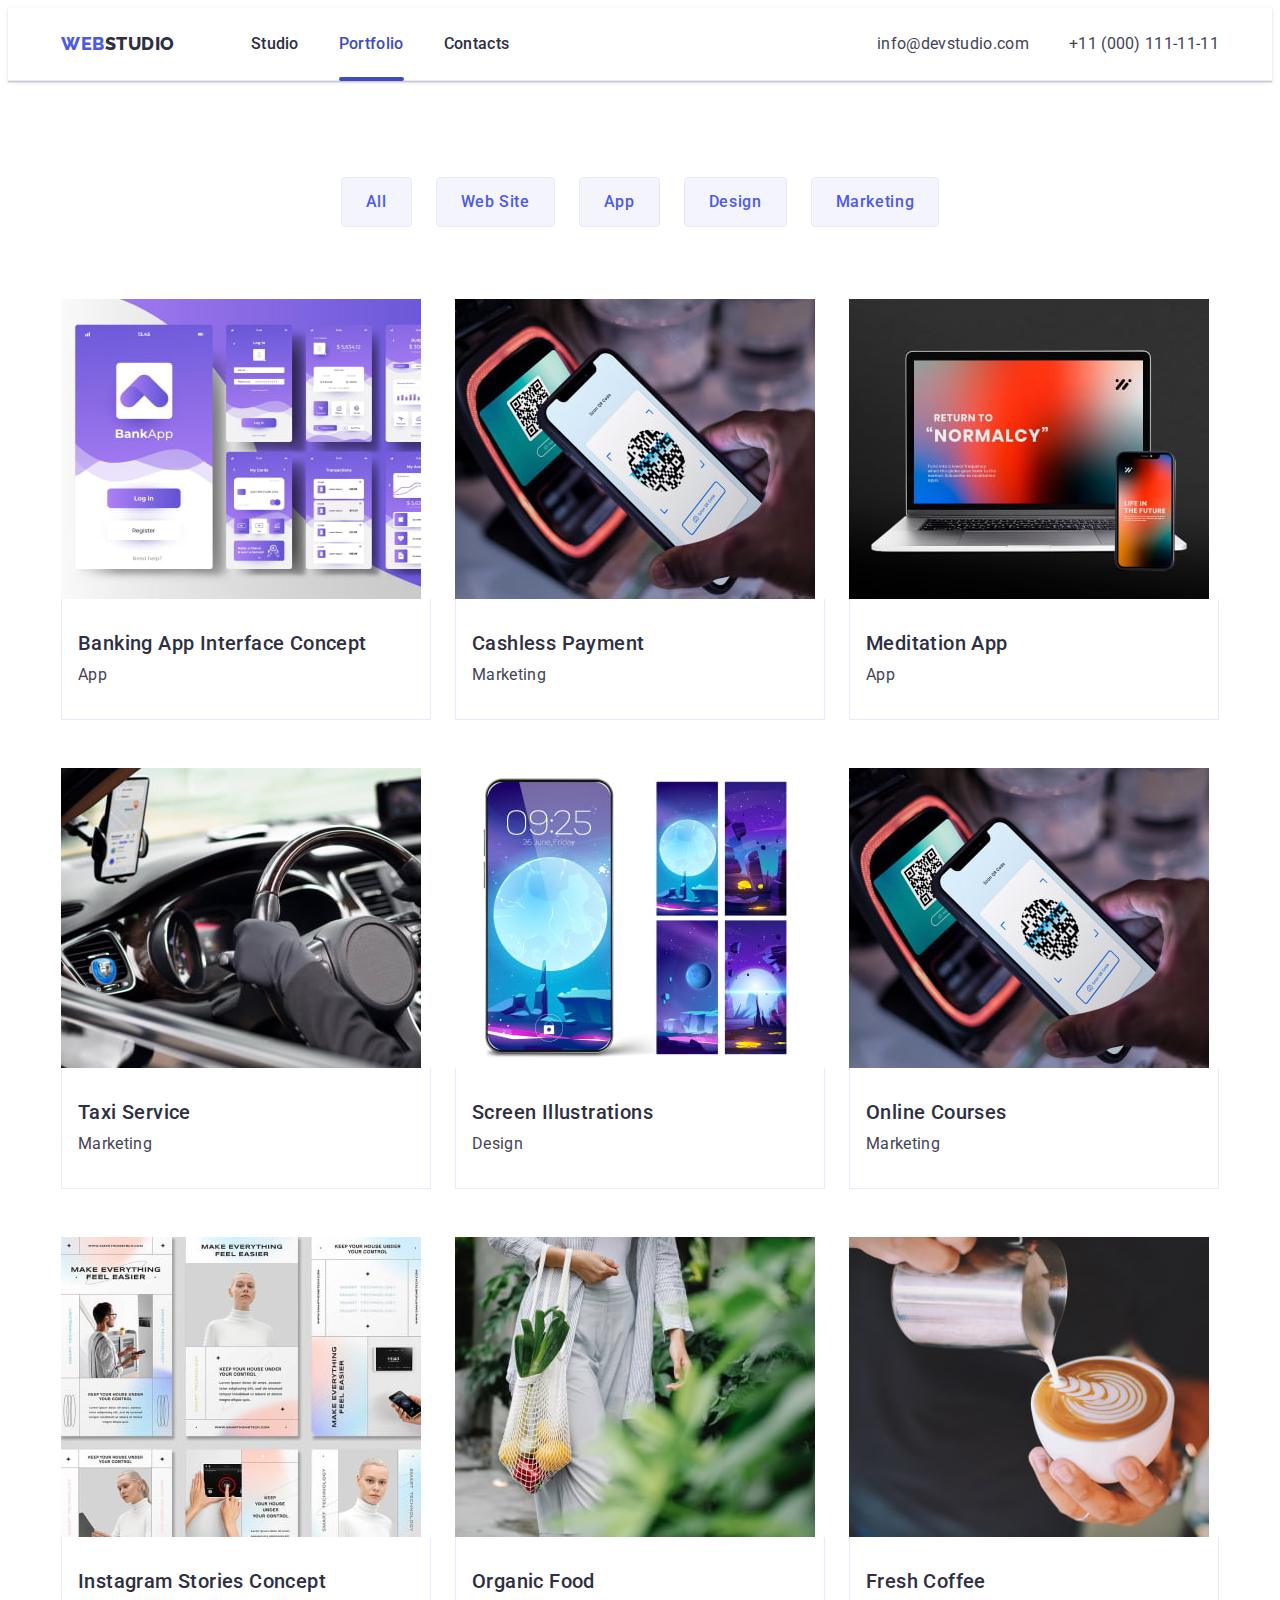
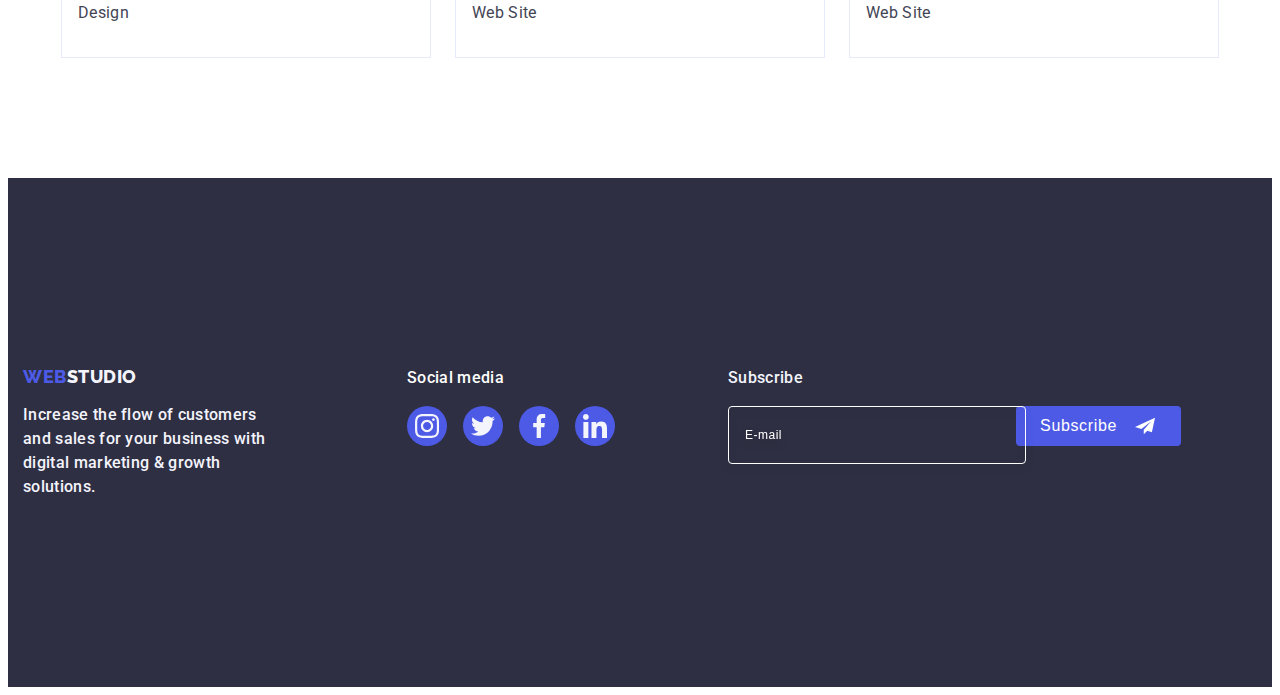
<file: portfolio.html>
<!DOCTYPE html>
<html lang="en">
  <head>
    <meta charset="UTF-8" />
    <meta http-equiv="X-UA-Compatible" content="IE=edge" />
    <meta name="viewport" content="width=device-width, initial-scale=1.0" />

    <!-- google fonts -->
    <link rel="preconnect" href="https://fonts.googleapis.com" />
    <link rel="preconnect" href="https://fonts.gstatic.com" crossorigin />
    <!-- modern-normalize -->
    <link
      rel="stylesheet"
      href="https://cdnjs.cloudflare.com/ajax/libs/modern-normalize/1.1.0/modern-normalize.min.css"
      integrity="sha512-wpPYUAdjBVSE4KJnH1VR1HeZfpl1ub8YT/NKx4PuQ5NmX2tKuGu6U/JRp5y+Y8XG2tV+wKQpNHVUX03MfMFn9Q=="
      crossorigin="anonymous"
      referrerpolicy="no-referrer"
    />
    <link
      href="https://fonts.googleapis.com/css2?family=Raleway:wght@800&family=Roboto:wght@400;500;700;900&display=swap"
      rel="stylesheet"
    />

    <link rel="stylesheet" href="./css/styles.css" />
    <title>Portfolio</title>
  </head>
  <body>
    <!-- SECTION HEDER -->
    <header class="header-page">
      <div class="container site-nav">
        <nav class="header-nav">
          <!-- logo -->
          <a class="header-nav-logo logo link" href="./index.html"
            >Web<span class="header-logo-studio logo">Studio</span></a
          >
          <ul class="header-nav-menu list">
            <!--nav menu -->
            <li class="nav-menu">
              <a class="header-nav-link link" href="./index.html">Studio</a>
            </li>
            <li class="nav-menu">
              <a class="header-nav-link active link" href="./portfolio.html"
                >Portfolio</a
              >
            </li>
            <li class="nav-menu">
              <a class="header-nav-link link" href="">Contacts</a>
            </li>
          </ul>
        </nav>
        <!-- contacts -->
        <address class="header-contacts">
          <ul class="header-list list">
            <li class="header-contacts-list">
              <a
                class="header-contact-link link"
                href="mailto:info@devstudio.com"
                >info@devstudio.com</a
              >
            </li>
            <li class="header-contacts-list">
              <a class="header-contact-link link" href="tel:+110001111111"
                >+11 (000) 111-11-11</a
              >
            </li>
          </ul>
        </address>
      </div>
    </header>

    <!-- SECTION MAIN -->

    <main>
      <section class="main-section">
        <div class="main-conteiner container">
          <h1 hidden>Our features</h1>

          <!-- buttons menu -->
          <ul class="section-btn list">
            <li>
              <button class="portfolio-btm" type="button">All</button>
            </li>
            <li>
              <button class="portfolio-btm" type="button">Web Site</button>
            </li>
            <li>
              <button class="portfolio-btm" type="button">App</button>
            </li>
            <li>
              <button class="portfolio-btm" type="button">Design</button>
            </li>
            <li>
              <button class="portfolio-btm" type="button">Marketing</button>
            </li>
          </ul>
          <!-- row-1 -->
          <ul class="main-list list">
            <li class="item-list">
              <a class="item-link link" href="">
                <div class="item-thumb">
                  <img
                    src="./images/portfolio/row-1/img-1.jpg"
                    alt="photo1-row-1"
                    width="360"
                    height="300"
                  />
                  <p class="overlay-text">
                    14 Stylish and User-Friendly App Design Concepts · Task
                    Manager App · Calorie Tracker App · Exotic Fruit Ecommerce
                    App · Cloud Storage App
                  </p>
                </div>
                <div class="text-list">
                  <h2 class="section-subtitle">
                    Banking App Interface Concept
                  </h2>
                  <p class="section-text">App</p>
                </div>
              </a>
            </li>
            <li class="item-list">
              <a class="item-link link" href="">
                <div class="item-thumb">
                  <img
                    src="./images/portfolio/row-1/img-2.jpg"
                    alt="photo2-row-1"
                    width="360"
                    height="300"
                  />
                  <p class="overlay-text">
                    14 Stylish and User-Friendly App Design Concepts · Task
                    Manager App · Calorie Tracker App · Exotic Fruit Ecommerce
                    App · Cloud Storage App
                  </p>
                </div>
                <div class="text-list">
                  <h2 class="section-subtitle">Cashless Payment</h2>
                  <p class="section-text">Marketing</p>
                </div>
              </a>
            </li>
            <li class="item-list">
              <a class="item-link link" href="">
                <div class="item-thumb">
                  <img
                    src="./images/portfolio/row-1/img-3.jpg"
                    alt="photo3-row-1"
                    width="360"
                    height="300"
                  />
                  <p class="overlay-text">
                    14 Stylish and User-Friendly App Design Concepts · Task
                    Manager App · Calorie Tracker App · Exotic Fruit Ecommerce
                    App · Cloud Storage App
                  </p>
                </div>
                <div class="text-list">
                  <h2 class="section-subtitle">Meditation App</h2>
                  <p class="section-text">App</p>
                </div>
              </a>
            </li>

            <!-- row-2 -->

            <li class="item-list">
              <a class="item-link link" href="">
                <div class="item-thumb">
                  <img
                    src="./images/portfolio/row-2/img-1.jpg"
                    alt="photo1-row-2"
                    width="360"
                    height="300"
                  />
                  <p class="overlay-text">
                    14 Stylish and User-Friendly App Design Concepts · Task
                    Manager App · Calorie Tracker App · Exotic Fruit Ecommerce
                    App · Cloud Storage App
                  </p>
                </div>
                <div class="text-list">
                  <h2 class="section-subtitle">Taxi Service</h2>
                  <p class="section-text">Marketing</p>
                </div>
              </a>
            </li>
            <li class="item-list">
              <a class="item-link link" href="">
                <div class="item-thumb">
                  <img
                    src="./images/portfolio/row-2/img-2.jpg"
                    alt="photo2-row-2"
                    width="360"
                    height="300"
                  />
                  <p class="overlay-text">
                    14 Stylish and User-Friendly App Design Concepts · Task
                    Manager App · Calorie Tracker App · Exotic Fruit Ecommerce
                    App · Cloud Storage App
                  </p>
                </div>
                <div class="text-list">
                  <h2 class="section-subtitle">Screen Illustrations</h2>
                  <p class="section-text">Design</p>
                </div>
              </a>
            </li>
            <li class="item-list">
              <a class="item-link link" href="">
                <div class="item-thumb">
                  <img
                    src="./images/portfolio/row-1/img-2.jpg"
                    alt="photo2-row-1"
                    width="360"
                    height="300"
                  />
                  <p class="overlay-text">
                    14 Stylish and User-Friendly App Design Concepts · Task
                    Manager App · Calorie Tracker App · Exotic Fruit Ecommerce
                    App · Cloud Storage App
                  </p>
                </div>
                <div class="text-list">
                  <h2 class="section-subtitle">Online Courses</h2>
                  <p class="section-text">Marketing</p>
                </div>
              </a>
            </li>

            <!-- row-3 -->

            <li class="item-list">
              <a class="item-link link" href="">
                <div class="item-thumb">
                  <img
                    src="./images/portfolio/row-3/img-1.jpg"
                    alt="photo1-row-3"
                    width="360"
                    height="300"
                  />
                  <p class="overlay-text">
                    14 Stylish and User-Friendly App Design Concepts · Task
                    Manager App · Calorie Tracker App · Exotic Fruit Ecommerce
                    App · Cloud Storage App
                  </p>
                </div>
                <div class="text-list">
                  <h2 class="section-subtitle">Instagram Stories Concept</h2>
                  <p class="section-text">Design</p>
                </div>
              </a>
            </li>
            <li class="item-list">
              <a class="item-link link" href="">
                <div class="item-thumb">
                  <img
                    src="./images/portfolio/row-3/img-2.jpg"
                    alt="photo2-row-3"
                    width="360"
                    height="300"
                  />
                  <p class="overlay-text">
                    14 Stylish and User-Friendly App Design Concepts · Task
                    Manager App · Calorie Tracker App · Exotic Fruit Ecommerce
                    App · Cloud Storage App
                  </p>
                </div>
                <div class="text-list">
                  <h2 class="section-subtitle">Organic Food</h2>
                  <p class="section-text">Web Site</p>
                </div>
              </a>
            </li>
            <li class="item-list">
              <a class="item-link link" href="">
                <div class="item-thumb">
                  <img
                    src="./images/portfolio/row-3/img-3.jpg"
                    alt="photo3-row-3"
                    width="360"
                    height="300"
                  />
                  <p class="overlay-text">
                    14 Stylish and User-Friendly App Design Concepts · Task
                    Manager App · Calorie Tracker App · Exotic Fruit Ecommerce
                    App · Cloud Storage App
                  </p>
                </div>
                <div class="text-list">
                  <h2 class="section-subtitle">Fresh Coffee</h2>
                  <p class="section-text">Web Site</p>
                </div>
              </a>
            </li>
          </ul>
        </div>
      </section>
    </main>

    <!-- SECTION FOOTER -->

    <footer class="footer section">
      <div class="footer-content container">
        <div class="footer-container">
          <a class="footer-logo link" href="./index.html"
            >Web<span class="footer-logo-studio">Studio</span></a
          >
          <p class="footer-text">
            Increase the flow of customers and sales for your business with
            digital marketing & growth solutions.
          </p>
        </div>
        <div class="footer-icons-media">
          <p class="footer-media-text">Social media</p>
          <ul class="footer-social-list">
            <li class="footer-social-lists">
              <a class="icon-link" href="">
                <svg class="icon" width="24" height="24">
                  <use href="./images/icons.svg#instagram"></use>
                </svg>
              </a>
            </li>
            <li class="footer-social-lists">
              <a class="icon-link" href="">
                <svg class="icon" width="24" height="24">
                  <use href="./images/icons.svg#twitter"></use>
                </svg>
              </a>
            </li>
            <li class="footer-social-lists">
              <a class="icon-link" href="">
                <svg class="icon" width="24" height="24">
                  <use href="./images/icons.svg#facebook"></use>
                </svg>
              </a>
            </li>
            <li class="footer-social-lists">
              <a class="icon-link" href="">
                <svg class="icon" width="24" height="24">
                  <use href="./images/icons.svg#linkedin"></use>
                </svg>
              </a>
            </li>
          </ul>
        </div>

        <!-- SUBSCRIBE -->
        <div class="subscribe">
          <p class="footer-media-text">Subscribe</p>
          <form class="footer-forma">
            <label class="footer-subscribe-email">
              <input
                name="email"
                class="footer-subscribe-input"
                type="email"
                placeholder="E-mail"
              />
            </label>
            <button class="btm-subscribe" type="submit">
              <span class="btm-subcribe-title"
                >Subscribe
                <svg class="footer-subsribe-icon" width="24" height="20">
                  <use href="./images/icons.svg#footer-subscribe"></use>
                </svg>
              </span>
            </button>
          </form>
        </div>
      </div>
    </footer>
  </body>
</html>
</file>
<file: css/styles.css>
body {
  font-family: "Roboto", sans-serif;
  color: #434455;
  background-color: #ffffff;
}
/**
  |============================
  | GENERAL PAGE
  |============================
*/
/**
  |============================
  | BASE STYLES
  |============================
*/
h1,
h2,
h3,
h4,
h5,
h6,
p {
  margin: 0;
}
ul {
  padding: 0;
  margin: 0;
  list-style: none;
}
/* настройка для зоображень респонсивних(тобто не фонових) */
img {
  display: block;
  max-width: 100%;
  height: auto;

  /* object-fit: cover;
  object-position: center; */
}
:root {
  /* background-color */

  --primary-bg-color: #ffffff;
  --hero-btm-bg-color: #4d5ae5;
  --hero-btm-bg-hover: #404bbf;
  --hero-bg-color: #2e2f42;
  --team-section-bg-color: #f4f4fd;
  --footer-bg-color: #2e2f42;
  --portfolio-bg-btm-color: #f4f4fd;
  --portfolio-bg-btm-hover: #404bbf;
  --portfolio-border-color: #e7e9fc;
  --modal-window-bg: #fcfcfc;
  --backdrop-bg-color: rgba(46, 47, 66, 0.4);
  --modal-close-icon-bg: #e7e9fc;
  --overlay-img-portfolio-bg: #4d5ae5;

  /* color text */

  --hover-portfolio-btm-color: #ffffff;
  --footer-logo-color: #f4f4fd;
  --hero-text-color: #ffffff;
  --primary-color: #434455;
  --logo-color: #4d5ae5;
  --logo-color-studio: #2e2f42;
  --text-color-links: #2e2f42;
  --hover-color-text-link: #404bbf;
  --secondary-text-color: #2e2f42;
  --portfolio-btm-text-color: #4d5ae5;
  --overlay-text-color: #f4f4fd;

  /* border color  */
  --header-bottom-border-color: #e7e9fc;

  /* svg style  */
  /* social-links: */
  --icon-background-color: #4d5ae5;
  --icon-fill-color: #f4f4fd;
  --icon-hover-bg-color: #404bbf;

  /* customers */
  --fill-customers-color: #8e8f99;
  --fill-customers-hover: #404bbf;
  /* footer */
  --icon-bg-footer-hover: #31d0aa;
}
.link {
  text-decoration: none;
}
.list {
  list-style: none;
  padding: 0;
  margin: 0;
}
.container {
  /* basic style mobile */
  min-width: 320px;
  max-width: 428px;
  padding: 0 16px;
  margin: 0 auto;
}

/* Tablet screen */
@media only screen and (min-width: 768px) {
  .container {
    max-width: 768px;
  }
}

/* Desktop screen */
@media only screen and (min-width: 1158px) {
  .container {
    max-width: 1158px;
    padding: 0 15px;
  }
}

.section {
  padding-top: 96px;
  padding-bottom: 96px;
}

@media only screen and (min-width: 1158px) {
  .section {
    padding-top: 188px;
    padding-bottom: 188px;
  }
}

/* HIDDEN PATTERN */
.visually-hidden {
  position: absolute;
  width: 1px;
  height: 1px;
  margin: -1px;
  border: 0;
  padding: 0;

  white-space: nowrap;
  clip-path: inset(100%);
  clip: rect(0 0 0 0);
  overflow: hidden;
}

/**
  |============================
  | HEADER SECTION
  |============================
*/
.header-page {
  border-bottom: 1px solid var(--header-bottom-border-color);

  box-shadow: 0px 2px 1px rgba(46, 47, 66, 0.08),
    0px 1px 1px rgba(46, 47, 66, 0.16), 0px 1px 6px rgba(46, 47, 66, 0.08);
}
.header-nav {
  display: flex;
  align-items: center;
}
.site-nav {
  display: flex;
}
/* LOGO */
.header-nav-logo {
  display: block;
  padding-bottom: 24px;
  padding-top: 24px;
  margin-right: 0;

  /* text */
  font-family: "Raleway", sans-serif;
  font-weight: 800;
  font-size: 18px;
  line-height: 1.17;
  letter-spacing: 0.03em;
  text-transform: uppercase;

  color: var(--logo-color);
}
@media only screen and (min-width: 768px) {
  .header-nav-logo {
    margin-right: 76px;
  }
}
.header-logo-studio {
  color: var(--logo-color-studio);
}

/* MENU */
.header-nav-menu {
  display: none;
  gap: 40px;
}

@media only screen and (min-width: 768px) {
  .header-nav-menu {
    display: flex;
    gap: 40px;
  }
}

.header-nav-menu a {
  display: block;
}

.nav-menu .header-nav-link {
  padding-bottom: 24px;
  padding-top: 24px;
}

.header-nav-link {
  position: relative;

  font-weight: 500;
  font-size: 16px;
  line-height: 1.5;
  letter-spacing: 0.02em;

  color: var(--text-color-links);

  transition-property: color;
  transition-duration: 250ms;
  transition-timing-function: cubic-bezier(0.4, 0, 0.2, 1);
}
.header-nav-link.active {
  color: #404bbf;
}

.header-nav-link:hover,
.header-nav-link:focus {
  color: var(--hover-color-text-link);
}
.header-nav-link::after {
  content: "";
  position: absolute;
  bottom: -1px;
  left: 0;

  display: block;

  width: 100%;
  height: 4px;

  border-radius: 2px;
}

.header-nav-link.active::after {
  background-color: var(--fill-customers-hover);
}

/* CONTACTS */
.header-contacts {
  display: none;
}
@media only screen and (min-width: 768px) {
  .header-contacts {
    display: block;
    margin-left: auto;
  }
}
@media only screen and (min-width: 1158px) {
  .header-contacts {
  }
}

.header-list {
  display: flex;
  gap: 40px;
}
@media only screen and (min-width: 768px) {
  .header-list {
    display: block;

    padding-top: 16px;
    padding-bottom: 16px;
  }
}
@media only screen and (min-width: 1158px) {
  .header-list {
    display: flex;
    gap: 40px;
    padding-top: 0;
    padding-bottom: 0;
  }
}

.header-contacts-list .header-contact-link {
  /* text */
  font-size: 16px;
  line-height: 1.5;
  font-style: normal;
  letter-spacing: 0.02em;
  color: var(--primary-color);

  transition-property: color;
  transition-duration: 250ms;
  transition-timing-function: cubic-bezier(0.4, 0, 0.2, 1);
}

@media only screen and (min-width: 768px) {
  .header-contacts-list .header-contact-link {
    font-size: 12px;
    line-height: 1.17;
  }
}
@media only screen and (min-width: 1158px) {
  .header-contacts-list .header-contact-link {
    font-size: 16px;
    line-height: 1.5;
  }
}
.header-distance:not(:last-child) {
  margin-bottom: 12px;
}

@media only screen and (min-width: 1158px) {
  .header-distance:not(:last-child) {
    margin-bottom: 0;
  }
}
.header-contacts-list a {
  display: block;

  padding-bottom: 24px;
  padding-top: 24px;
}
@media only screen and (min-width: 768px) {
  .header-contacts-list a {
    padding: 0;
  }
}
@media only screen and (min-width: 1158px) {
  .header-contacts-list a {
    padding-bottom: 24px;
    padding-top: 24px;
  }
}
.header-contact-link:hover,
.header-contact-link:focus {
  color: var(--hover-color-text-link);
}

/* burger menu */

.menu-toggle {
  min-height: 24px;
  min-width: 24px;
  display: flex;
  align-items: center;
  justify-content: center;

  margin: 0;
  padding: 0;
  margin-left: auto;

  background-color: #e7e9fc;
  cursor: pointer;
  stroke: #2e2f42;

  border: none;
  border: 1px solid rgba(0, 0, 0, 0.1);
  border-radius: 50%;
}
.burger {
  display: flex;
  align-items: center;
  border: none;
  margin-left: auto;
  background-color: #ffffff;
  stroke: #2e2f42;
}
@media (min-width: 768px) {
  .menu-toggle {
    display: none;
  }
  .burger {
    display: none;
  }
}

.menu-container {
  display: flex;
  flex-direction: column;
  position: fixed;
  top: 0;
  left: 0;

  width: 100%;
  height: 100%;

  padding: 77px 35px 43px 40px;
  background-color: #ffffff;
  z-index: 999;

  box-shadow: 0px 2px 1px rgba(46, 47, 66, 0.08),
    0px 1px 1px rgba(46, 47, 66, 0.16), 0px 1px 6px rgba(46, 47, 66, 0.08);

  transform: translateX(100%);
  transition: transform 250ms ease-in-out;
}

.menu-container.is-open {
  transform: translateX(0);
}

.menu-container .menu-toggle {
  position: absolute;
  top: 21px;
  right: 24px;
  color: #fff;
}

.mobile-menu {
  display: flex;
  flex-direction: column;

  row-gap: 40px;

  padding: 0;
  margin: 0;
  margin-bottom: auto;
  list-style: none;
}

.mobile-list .burger-link {
  display: flex;
  flex-wrap: wrap;
  row-gap: 40px;
  text-decoration: none;

  font-weight: 700;
  font-size: 36px;
  line-height: 1.11;
  letter-spacing: 0.02em;
  text-transform: capitalize;
  margin: 0;

  color: #2e2f42;
}
.mobile-menu .active {
  color: var(--hover-color-text-link);
}
.menu-contact {
  display: flex;
  flex-direction: column;

  row-gap: 40px;
}

.menu-contact .burger-tel {
  color: var(--hover-color-text-link);
}
@media only screen and (min-width: 320px) {
  .menu-contact .burger-tel {
    font-size: 25px;
  }
}
@media only screen and (min-width: 428px) {
  .menu-contact .burger-tel {
    font-size: 36px;
  }
}

.menu-contact .burger-post {
  font-weight: 500;
  font-size: 20px;
  line-height: 1.2;
  letter-spacing: 0.02em;

  color: #434455;
}
.burger-social-link {
  display: flex;

  margin-top: 48px;
  gap: 68px;
}

.burger-social-link .icon-list {
  width: 0;
  height: 0;
}
.burger-social-link .icon-link {
  display: flex;
  justify-content: center;
  align-items: center;

  width: 40px;
  height: 40px;

  border-radius: 50%;

  background: var(--icon-background-color);
  fill: var(--icon-fill-color);

  transition-property: background-color;
  transition-duration: 250ms;
  transition-timing-function: cubic-bezier(0.4, 0, 0.2, 1);
}
.icon .menu-container .burger-social-link {
  display: flex;
  justify-content: start;
  margin-top: 48px;
  gap: 56px;
}

@media only screen and (min-width: 320px) {
  .menu-container .burger-social-link {
    gap: 68px;
    margin-bottom: 43px;
  }
}

@media only screen and (min-width: 428px) {
  .menu-container .burger-social-link {
    justify-content: start;
    display: flex;
    gap: 94px;
    margin-bottom: 43px;
    margin-top: 48px;
  }
}

/**
  |============================
  | MAIN SECTION
  |============================
*/

.hero {
  max-width: 428px;

  margin: 0 auto;

  background-size: cover;
  background-repeat: no-repeat;
  background-position: center;

  background-image: linear-gradient(
      rgba(46, 47, 66, 0.7),
      rgba(46, 47, 66, 0.7)
    ),
    url(..//images/main-page/section-hero/dark-bg_mob@1x.jpg);

  background-color: var(--hero-bg-color);
}
@media (min-device-pixel-ratio: 2),
  (min-resolution: 192dpi),
  (min-resolution: 2dppx) {
  .hero {
    background-image: linear-gradient(
        rgba(46, 47, 66, 0.7),
        rgba(46, 47, 66, 0.7)
      ),
      url(..//images/main-page/section-hero/dark-bg_mob@2x.jpg);
  }
}

@media only screen and (min-width: 429px) {
  .hero {
    background-image: linear-gradient(
        rgba(46, 47, 66, 0.7),
        rgba(46, 47, 66, 0.7)
      ),
      url(..//images/main-page/section-hero/dark-bg_tab@1x.jpg);
  }
  @media (min-device-pixel-ratio: 2),
    (min-resolution: 192dpi),
    (min-resolution: 2dppx) {
    .hero {
      background-image: linear-gradient(
          rgba(46, 47, 66, 0.7),
          rgba(46, 47, 66, 0.7)
        ),
        url(..//images/main-page/section-hero/dark-bg_tab@2x.jpg);
    }
  }
}
@media only screen and (min-width: 769px) {
  .hero {
    background-image: linear-gradient(
        rgba(46, 47, 66, 0.7),
        rgba(46, 47, 66, 0.7)
      ),
      url(../images/main-page/section-hero/dark-bg_desk@1x.jpg);
  }

  @media (min-device-pixel-ratio: 2),
    (min-resolution: 192dpi),
    (min-resolution: 2dppx) {
    .hero {
      background-image: linear-gradient(
          rgba(46, 47, 66, 0.7),
          rgba(46, 47, 66, 0.7)
        ),
        url(..//images/main-page/section-hero/dark-bg_desk@2x.jpg);
    }
  }
}

@media only screen and (min-width: 768px) {
  .hero {
    max-width: 768px;
  }
}

@media only screen and (min-width: 1158px) {
  .hero {
    max-width: 1440px;
  }
}

.hero-title {
  max-width: 320px;
  margin-bottom: 72px;

  margin-left: auto;
  margin-right: auto;

  /* text */
  font-size: 36px;
  line-height: 1.11;
  letter-spacing: 0.02em;

  text-align: center;
  text-transform: capitalize;

  color: var(--hero-text-color);

  font-weight: 700;
  font-size: 36px;
  line-height: 40px;
  /* or 111% */

  text-align: center;
  letter-spacing: 0.02em;
  text-transform: capitalize;
}
@media only screen and (min-width: 320px) and (max-width: 427px) {
  .hero-title {
    font-size: 32px;
  }
}

@media only screen and (min-width: 768px) {
  .hero-title {
    max-width: 496px;
    margin-bottom: 36px;
    font-size: 56px;
    line-height: 1.07;
  }
}

@media only screen and (min-width: 1158px) {
  .hero-title {
    margin-bottom: 48px;
  }
}
/*  Начал писать стили титла, проверь все заново */

.hero-btn {
  display: block;
  cursor: pointer;
  min-width: 169px;
  padding: 16px 32px;
  margin-left: auto;
  margin-right: auto;

  min-width: 169px;
  height: 56px;

  /* text */
  font-family: inherit;
  font-style: normal;
  font-weight: 500;
  font-size: 16px;
  line-height: 1.5;
  letter-spacing: 0.04em;

  color: var(--hero-text-color);
  background-color: var(--hero-btm-bg-color);

  border: none;
  box-shadow: 0px 4px 4px rgba(0, 0, 0, 0.15);
  border-radius: 4px;

  transition-property: background-color;
  transition-duration: 250ms;
  transition-timing-function: cubic-bezier(0.4, 0, 0.2, 1);
}

.hero-btn:hover,
.hero-btn:focus {
  background-color: var(--hero-btm-bg-hover);
}
/* MODAL WINDOW  */
.backdrop {
  position: fixed;
  top: 0;
  left: 0;

  width: 100%;
  height: 100%;

  background-color: var(--backdrop-bg-color);

  opacity: 1;
  transition: opacity 250ms cubic-bezier(0.4, 0, 0.2, 1),
    visibility 250ms cubic-bezier(0.4, 0, 0.2, 1);
}
.backdrop.is-hidden {
  opacity: 0;
  pointer-events: none;
  visibility: hidden;
}
.backdrop.is-hidden.modal {
  transform: scale(0.9) translate(-50%, -50%);
}
.modal {
  position: absolute;
  top: 50%;
  left: 50%;
  transform: translate(-50%, -50%) scale(1);
  transition: transform 250ms cubic-bezier(0.4, 0, 0.2, 1);

  width: 392px;
  height: 586px;

  padding: 72px 24px 24px 24px;

  background-color: var(--modal-window-bg);

  box-shadow: 0px 1px 1px rgba(0, 0, 0, 0.14), 0px 1px 3px rgba(0, 0, 0, 0.12),
    0px 2px 1px rgba(0, 0, 0, 0.2);
  border-radius: 4px;
}
@media only screen and (min-width: 320px) and (max-width: 427px) {
  .modal {
    width: 95%;
    height: auto;
  }
}
@media only screen and (min-width: 768px) {
  .modal {
    width: 408px;
    height: 584px;
  }
}
@media only screen and (min-width: 1158px) {
  .modal {
    height: 586px;
  }
}
.close-icon {
  display: flex;
  align-items: center;
  justify-content: center;
  position: absolute;
  top: 24px;
  right: 24px;

  cursor: pointer;

  padding: 0;

  width: 24px;
  height: 24px;

  border-radius: 50%;

  background-color: var(--modal-close-icon-bg);

  border: 1px solid rgba(0, 0, 0, 0.1);
  transition: background-color 250ms cubic-bezier(0.4, 0, 0.2, 1),
    border 250ms cubic-bezier(0.4, 0, 0.2, 1);
}
.close-icon:hover,
.close-icon:focus {
  background: var(--fill-customers-hover);
  fill: var(--hover-portfolio-btm-color);
  border: none;
}
.modal-close-icon {
  transition: fill 250ms cubic-bezier(0.4, 0, 0.2, 1);
}

/**
  |============================
  | our skills 
  |============================
*/

.section-title {
  /* text */
  font-weight: 700;
  font-size: 36px;
  line-height: 1.11;
  text-align: center;
  letter-spacing: 0.02em;
  text-transform: capitalize;

  margin-bottom: 72px;

  color: var(--secondary-text-color);
}

.benefits-list {
  display: flex;
  justify-content: space-around;
  gap: 24px;
}

.our-strengths {
  display: flex;
  flex-wrap: wrap;
  row-gap: 72px;
}
@media only screen and (min-width: 768px) {
  .our-strengths {
    row-gap: 72px;
    column-gap: 24px;
  }
}
@media only screen and (min-width: 1158px) {
  .our-strengths {
    flex-wrap: nowrap;
    gap: 24px;
  }
}
.strengths-item {
}

@media only screen and (min-width: 768px) {
  .strengths-item {
    flex-basis: calc((100% - 24px * 1) / 2);
  }
}

.benefits-icon {
  display: none;
  align-items: center;
  justify-content: center;

  width: 264px;
  height: 112px;
  background-color: var(--team-section-bg-color);

  border-radius: 4px;

  margin-bottom: 8px;
}

@media only screen and (min-width: 1158px) {
  .benefits-icon {
    display: flex;
  }
}

.skills-icon {
}

.section-subtitle {
  /* text */
  font-weight: 700;
  font-size: 36px;
  line-height: 1.11;
  letter-spacing: 0.02em;

  text-align: center;
  text-transform: capitalize;

  margin-bottom: 8px;

  color: var(--secondary-text-color);
}
.strengths-item .section-subtitle {
  text-align: start;
}

@media only screen and (min-width: 1158px) {
  .section-subtitle {
    font-weight: 500;
    font-size: 20px;
    line-height: 1.2;
    text-align: inherit;
  }
}
.section-text {
  /* text */
  font-weight: 500;
  font-size: 15px;
  line-height: 1.5;
  letter-spacing: 0.02em;

  color: var(--primary-color);
}
@media only screen and (min-width: 768px) {
  .section-text {
    font-size: 16px;
  }
}
@media only screen and (min-width: 1158px) {
  .section-text {
    font-size: 16px;
    font-weight: 400;
  }
}

/**
  |============================
  | FEATURES SECTION
  |============================
*/
.features-section {
  display: none;
  padding-bottom: 120px;
}

@media only screen and (min-width: 1158px) {
  .features-section {
    display: block;
  }
}
.features-list {
  display: flex;

  gap: 24px;
}

.features-list .features-item {
  border: 1px solid #e7e9fc;
}

/**
  |============================
  | OUR TEAM SECTION
  |============================
*/

.section-team {
  background-color: var(--team-section-bg-color);
}
.team-info {
  display: flex;
  flex-wrap: wrap;
  row-gap: 72px;
}
@media only screen and (min-width: 768px) {
  .team-info {
    justify-content: center;
    column-gap: 24px;
  }
}
@media only screen and (min-width: 1158px) {
  .team-info {
    gap: 24px;
    margin-left: 0;
  }
}
.team-list {
  display: block;
  text-align: center;
  margin-left: auto;
  margin-right: auto;

  background-color: var(--primary-bg-color);

  border-radius: 0px 0px 4px 4px;
  box-shadow: 0px 1px 6px rgba(46, 47, 66, 0.08),
    0px 1px 1px rgba(46, 47, 66, 0.16), 0px 2px 1px rgba(46, 47, 66, 0.08);
}

@media only screen and (min-width: 768px) {
  .team-list {
    margin: 0;
  }
}

@media only screen and (min-width: 1158px) {
  .team-list {
    flex-basis: calc((100% - 72px) / 4);
    margin-left: auto;
    margin-right: auto;
  }
}

.team-list .section-subtitle {
  font-weight: 500;
  font-size: 20px;
  line-height: 1.2;
}

.team-img {
  flex-basis: calc((100% - 72px) / 4);
}
.text-container {
  display: inline-block;
  text-align: center;
  padding: 32px 0;
}
.text-container .section-text {
  font-weight: 400;
  font-size: 16px;
  text-align: center;
}

/* SOCIAL-LINKS-ICONS footer */
.social-icon-container {
}
.social-links {
  display: flex;
  justify-content: center;

  margin-top: 8px;
  gap: 24px;
}
.social-links .icon-list {
  width: 40px;
  height: 40px;
}
@media only screen and (min-width: 320px) and (max-width: 427px) {
  .social-links .icon-list {
    /* width: 0;
    height: 0; */
  }
}

.social-links .icon-link {
  display: flex;
  justify-content: center;
  align-items: center;

  width: 100%;
  height: 100%;

  border-radius: 50%;

  background: var(--icon-background-color);
  fill: var(--icon-fill-color);

  transition-property: background-color;
  transition-duration: 250ms;
  transition-timing-function: cubic-bezier(0.4, 0, 0.2, 1);
}

@media only screen and (min-width: 320px) and (max-width: 427px) {
  .social-links .icon-link {
    /* width: 40px;
    height: 40px; */
  }
}
.social-links .icon-link:hover,
.social-links .icon-link:focus {
  background: var(--icon-hover-bg-color);
}

/**
  |============================
  | our CUSTOMERS
  |============================
*/

.customer-list {
  display: flex;
  flex-wrap: wrap;
  justify-content: center;

  gap: 72px 16px;
}
@media only screen and (min-width: 768px) {
  .customer-list {
    gap: 72px 24px;
    justify-content: center;
  }
}
@media only screen and (min-width: 1158px) {
  .customer-list {
    margin-left: 0px;
  }
}
.customer-item {
  flex-basis: calc((100% - 16px) / 2);
  height: 88px;
}

@media only screen and (min-width: 768px) {
  .customer-item {
    flex-basis: calc((100% - 48px) / 3);
    max-width: 168px;
  }
}

@media only screen and (min-width: 1158px) {
  .customer-item {
    flex-basis: calc((100% - 120px) / 6);
  }
}

.customers-link {
  display: flex;
  align-items: center;
  justify-content: center;

  width: 100%;
  height: 100%;

  border: 1px solid var(--fill-customers-color);
  border-radius: 4px;

  color: var(--fill-customers-color);

  transition: border-color 250ms cubic-bezier(0.4, 0, 0.2, 1),
    color 250ms cubic-bezier(0.4, 0, 0.2, 1);
}
.customer-list .customers-link:hover,
.customer-list .customers-link:focus {
  color: var(--fill-customers-hover);

  border-color: var(--fill-customers-hover);
}

.customers-icon {
  fill: currentColor;
}
/**
  |============================
  | FOOTER SECTION
  |============================
*/
.footer {
  background-color: var(--footer-bg-color);
}
.footer-container {
  max-width: 268px;
}

@media only screen and (min-width: 768px) {
  .footer-container {
    max-width: 264px;
    margin-right: 24px;
  }
}

@media only screen and (min-width: 1158px) {
  .footer-container {
    margin-right: 120px;
  }
}

.tab-container {
  max-width: 552px;
  margin-left: auto;
  margin-right: auto;
}

@media only screen and (min-width: 1158px) {
  .tab-container {
    max-width: inherit;
    margin-left: inherit;
    margin-right: inherit;
  }
}
.footer-content {
  display: flex;
  flex-wrap: wrap;

  justify-content: center;
  align-items: baseline;

  row-gap: 72px;
}

@media only screen and (min-width: 768px) {
  .footer-content {
    justify-content: start;
  }
}

@media only screen and (min-width: 1158px) {
  .footer-content {
    flex-wrap: nowrap;
    margin-left: 0;
  }
}
.footer-logo {
  display: block;
  margin-bottom: 16px;

  /* text */
  font-family: "Raleway", sans-serif;
  font-weight: 800;
  font-size: 18px;
  line-height: 1.17;
  letter-spacing: 0.03em;

  text-transform: uppercase;
  text-align: center;

  color: var(--logo-color);
}
@media only screen and (min-width: 768px) {
  .footer-logo {
    display: inline-block;
    text-align: start;
  }
}

.footer-logo-studio {
  color: var(--footer-logo-color);
}
.footer-text {
  width: 268px;

  font-weight: 500;
  font-size: 16px;
  line-height: 1.5;
  letter-spacing: 0.02em;

  color: var(--footer-logo-color);
}

@media only screen and (min-width: 768px) {
  .footer-text {
    width: 264px;
  }
}
.footer-media-text {
  font-weight: 500;
  font-size: 16px;
  line-height: 1.5;
  letter-spacing: 0.02em;

  color: var(--footer-logo-color);
}
/* FOOTER-SOCIAL-MEDIA */
.footer-icons-media {
}

.footer-icons-media p {
  font-weight: 500;
  text-align: center;

  margin-bottom: 16px;

  color: var(--hero-text-color);
}

@media only screen and (min-width: 768px) {
  .footer-icons-media p {
    text-align: start;
  }
}
.footer-social-list {
  display: flex;
  justify-content: center;
  align-items: center;
  gap: 16px;
}

.footer-social-lists {
  width: 40px;
  height: 40px;
}
.footer-social-list .icon-link {
  display: flex;
  justify-content: center;
  align-items: center;
  width: 100%;
  height: 100%;

  border-radius: 50%;

  background: var(--icon-background-color);
  fill: var(--icon-fill-color);

  transition-property: background-color;
  transition-duration: 250ms;
  transition-timing-function: cubic-bezier(0.4, 0, 0.2, 1);
}

.footer-social-list .icon-link:hover,
.footer-social-list .icon-link:focus {
  background: var(--icon-bg-footer-hover);
}

/* SUBSCRIBE  */
.subscribe {
  display: block;
  text-align: center;
}
@media only screen and (min-width: 768px) {
  .subscribe {
    text-align: start;
  }
}

@media only screen and (min-width: 1158px) {
  .subscribe {
    display: block;
    justify-content: center;
    align-items: center;

    margin-left: auto;
  }
}

.footer-forma {
  display: flex;
  flex-wrap: wrap;
  justify-content: center;
  align-items: center;
  gap: 16px;

  margin-top: 16px;
}

@media only screen and (min-width: 768px) {
  .footer-forma {
    gap: 24px;
  }
}
@media only screen and (min-width: 1158px) {
  .footer-forma {
    display: flex;
    justify-content: center;
    align-items: center;

    margin-top: 16px;
  }
}
.footer-subscribe-email {
  width: 100%;
  height: 40px;
}

@media only screen and (min-width: 768px) {
  .footer-subscribe-email {
    width: 264px;
  }
}
@media only screen and (min-width: 1158px) {
  .footer-subscribe-email {
  }
}
/* Начал смотреть инпут, проверь */
.footer-subscribe-input {
  width: 100%;
  height: 100%;
  padding: 8px 16px;

  align-items: center;

  font-size: 12px;
  letter-spacing: 0.04em;

  background-color: transparent;
  color: var(--hover-portfolio-btm-color);

  border: 1px solid #ffffff;
  border-radius: 4px;
  filter: drop-shadow(0px 4px 4px rgba(0, 0, 0, 0.15));
}
.footer-subscribe-input::placeholder {
  color: #ffffff;
}

.btm-subscribe {
  padding: 8px 24px;

  cursor: pointer;

  background-color: var(--hero-btm-bg-color);

  border: none;
  border-radius: 4px;

  transition-property: background-color;
  transition-duration: 250ms;
  transition-timing-function: cubic-bezier(0.4, 0, 0.2, 1);
}

.btm-subscribe:hover {
  background-color: var(--hero-btm-bg-hover);
}

.btm-subcribe-title {
  display: flex;
  justify-content: center;
  align-items: center;

  gap: 16px;
  font-size: 16px;
  line-height: 1.5;
  letter-spacing: 0.04em;

  color: var(--primary-bg-color);
}
.footer-subsribe-icon {
  fill: var(--hover-portfolio-btm-color);
}

/**
  |============================
  | Portfolio page
  |============================
*/
.main-section {
  padding-top: 96px;
  padding-bottom: 120px;
}

/* BUTTON SECTION */

.section-btn {
  display: flex;
  justify-content: center;
  align-items: center;

  gap: 24px;
  margin-bottom: 72px;
}
.portfolio-btm {
  padding: 12px 24px;

  /* text */
  font-family: inherit;
  font-weight: 500;
  font-size: 16px;
  line-height: 1.5;
  letter-spacing: 0.04em;

  background-color: var(--portfolio-bg-btm-color);
  color: var(--portfolio-btm-text-color);

  cursor: pointer;

  border-radius: 4px;
  border: none;
  border: 1px solid var(--portfolio-border-color);

  transition: color 250ms cubic-bezier(0.4, 0, 0.2, 1),
    background-color 250ms cubic-bezier(0.4, 0, 0.2, 1),
    border-color 250ms cubic-bezier(0.4, 0, 0.2, 1),
    box-shadow 250ms cubic-bezier(0.4, 0, 0.2, 1);
}

.portfolio-btm:hover,
.portfolio-btm:focus {
  background-color: var(--portfolio-bg-btm-hover);
  color: var(--hover-portfolio-btm-color);

  box-shadow: 0px 3px 1px rgba(0, 0, 0, 0.1), 0px 2px 1px rgba(0, 0, 0, 0.08),
    0px 2px 2px rgba(0, 0, 0, 0.12);
  border-radius: 4px;
  border: 1px solid transparent;
}

.main-list {
  display: flex;
  flex-wrap: wrap;

  column-gap: 24px;
  row-gap: 48px;
}

.main-list .item-list {
  width: calc((100% - 48px) / 3);

  transition: box-shadow 250ms cubic-bezier(0.4, 0, 0.2, 1);
}
.item-list .item-link {
  display: block;

  transition: box-shadow 250ms cubic-bezier(0.4, 0, 0.2, 1);
}
.item-list .item-link:hover {
  box-shadow: 0px 1px 6px rgba(46, 47, 66, 0.08),
    0px 1px 1px rgba(46, 47, 66, 0.16), 0px 2px 1px rgba(46, 47, 66, 0.08);
}

.text-list {
  padding: 32px 16px;

  border: 1px solid var(--portfolio-border-color);
  border-top: none;
}

/* OVERLAY ON IMG */

.item-thumb {
  position: relative;
  overflow: hidden;
}

.overlay-text {
  position: absolute;
  top: 0;

  width: 100%;
  height: 100%;

  padding: 40px 32px;

  font-size: 16px;
  line-height: 1.5;
  letter-spacing: 0.02em;

  color: var(--overlay-text-color);
  background-color: var(--overlay-img-portfolio-bg);

  transition: transform 250ms cubic-bezier(0.4, 0, 0.2, 1);
  transform: translateY(100%);
  /* transform-origin: bottom; */
}
.item-link:hover .overlay-text,
.item-link:focus .overlay-text {
  transform: translateY(0%);
}

/**
  |============================
  | FORMA - MODAL - WINDOW
  |============================
*/
.form {
}
.form-modal-title {
  display: block;

  margin-bottom: 16px;

  font-weight: 500;
  font-size: 16px;
  line-height: 1.5;
  letter-spacing: 0.02em;

  text-align: center;

  color: var(--secondary-text-color);
}
.form-modal-window {
  display: flex;
  flex-wrap: wrap;
  justify-content: start;
  align-items: center;
  row-gap: 8px;
}

.form-field {
  position: relative;
  display: block;
  width: 360px;
}
.form-input {
  width: 360px;
  height: 40px;

  padding-left: 38px;

  border: 1px solid rgba(46, 47, 66, 0.4);
  border-radius: 4px;

  transition-property: outline;
  transition-duration: 250ms;
  transition-timing-function: cubic-bezier(0.4, 0, 0.2, 1);
}
@media only screen and (min-width: 320px) and (max-width: 427px) {
  .form-input {
    width: 100%;
  }
}
.form-input:focus {
  outline: 1px solid var(--icon-background-color);
}
.forma-label {
  margin-bottom: -4px;

  font-size: 12px;
  line-height: 1.17;
  letter-spacing: 0.01em;

  color: var(--fill-customers-color);
}
.forma-checkbox {
}
.form-field .icon {
  position: absolute;
  top: 50%;
  left: 15px;

  transform: translateY(-50%);

  transition-property: fill;
  transition-duration: 250ms;
  transition-timing-function: cubic-bezier(0.4, 0, 0.2, 1);
}
.form-input:focus + .forma-icon {
  fill: var(--icon-background-color);
}
.forma-icon {
  position: absolute;
  top: 50%;
  left: 15px;

  transform: translateY(-50%);

  transition-property: fill;
  transition-duration: 250ms;
  transition-timing-function: cubic-bezier(0.4, 0, 0.2, 1);
}

.forma-comment {
  width: 360px;
  height: 120px;

  line-height: 1.17;
  letter-spacing: 0.01em;

  padding: 8px 16px;

  border: 1px solid rgba(46, 47, 66, 0.4);
  border-radius: 4px;
  resize: none;

  transition-property: outline;
  transition-duration: 250ms;
  transition-timing-function: cubic-bezier(0.4, 0, 0.2, 1);
}

@media only screen and (min-width: 320px) and (max-width: 427px) {
  .forma-comment {
    width: 100%;
  }
}
.forma-comment:focus {
  outline: 1px solid var(--icon-background-color);
}
.forma-comment::placeholder {
  font-size: 12px;
  line-height: 1.17;
  letter-spacing: 0.04em;

  color: rgba(46, 47, 66, 0.4);
}
.forma-checkbox {
  display: flex;

  gap: 8px;

  align-items: center;

  margin-top: 16px;
  margin-bottom: 24px;

  font-size: 12px;
  line-height: 1.17;
  letter-spacing: 0.04em;

  color: #8e8f99;
}
.form-agreement {
}
.form-agreement-text {
  color: #4d5ae5;
}
.input-checkbox {
}
.form-checked {
}
.unchecked {
  opacity: 1;
  transition: 250ms;
}
.checked {
  opacity: 0;
  transition: 250ms;
}

/* svg checkbox */
.input-checkbox:checked + .form-checked > .checked {
  opacity: 1;
}
.input-checkbox:checked + .form-checked > .unchecked {
  opacity: 0;
}

.forma-btm-send {
  display: block;
  margin: auto;
  padding: 16px 32px;

  width: 169px;
  height: 56px;

  font-weight: 500;
  font-size: 16px;
  line-height: 1.5;
  letter-spacing: 0.04em;

  color: var(--hero-text-color);
  background-color: var(--hero-btm-bg-color);

  border: none;
  cursor: pointer;

  box-shadow: 0px 4px 4px rgba(0, 0, 0, 0.15);
  border-radius: 4px;

  transition-property: background-color;
  transition-duration: 250ms;
  transition-timing-function: cubic-bezier(0.4, 0, 0.2, 1);
}

.forma-btm-send:hover,
.forma-btm-send:focus {
  background-color: var(--hero-btm-bg-hover);
}
</file>
